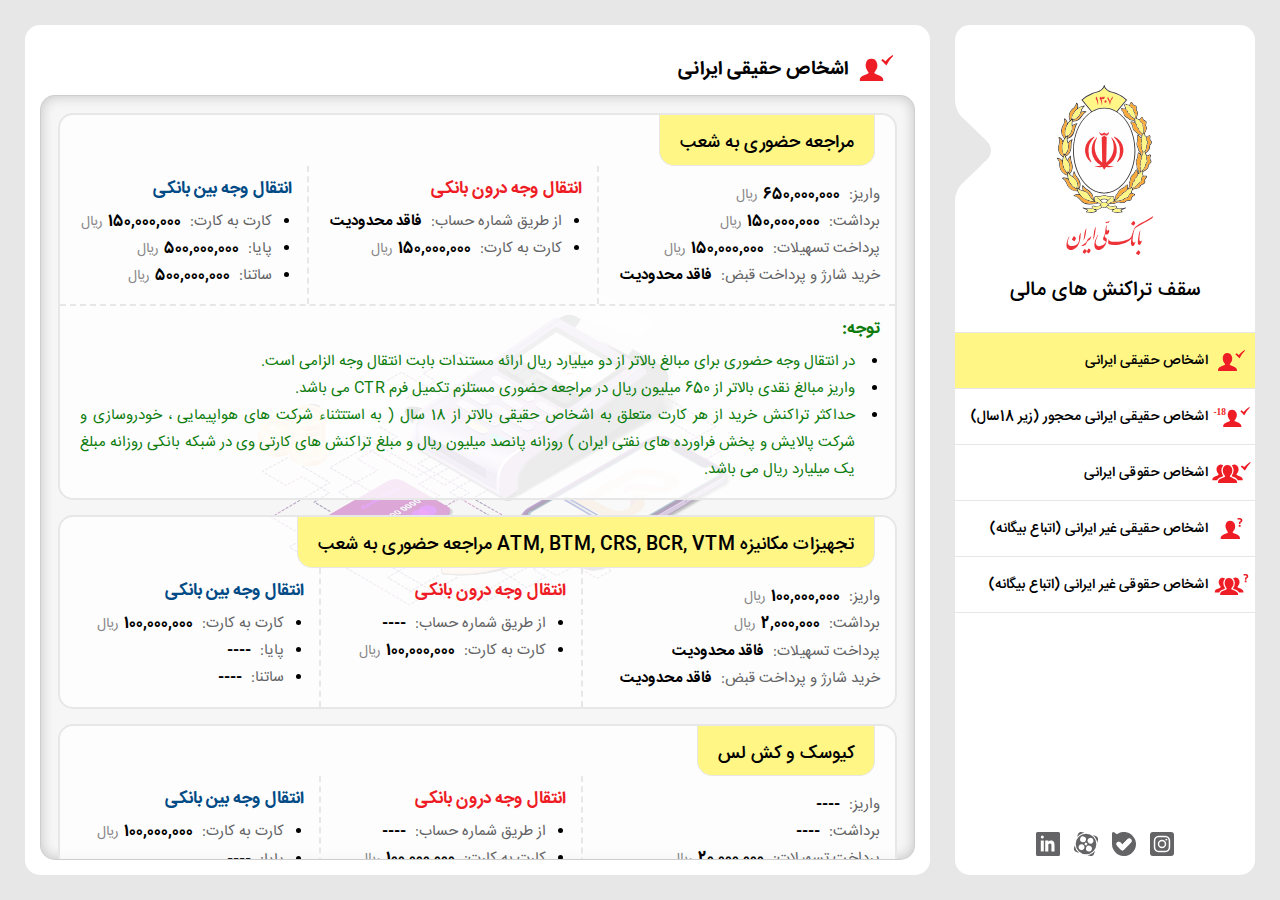
<file: index.html>
<!DOCTYPE html>
<html lang="en">

<head>
    <meta charset="UTF-8" />
    <meta http-equiv="X-UA-Compatible" content="IE=edge" />
    <meta name="viewport" content="width=device-width, initial-scale=1.0" />
    <!-- Custome Meta Tags -->

    <!-- To other meta we can use www.ogp.me website -->
    <meta property="og:title" content="سقف تراکنش های مالی" />
    <meta property="og:description"
        content="بانک ملی , سقف تراکنش بانک ملی , سقف تراکنش بانکی , سقف تراکنش , سقف روزانه انتقال وجه , محدودیت‌های تراکنش‌های بانکی , سقف تراکنش ها , سقف ریالی تراکنش‌های متصل به کارت‌های بانکی , سقف تراکنش واریز به کارت , سقف مبالغ قابل انتقال در درگاه های الکترونیکی" />
    <meta property="og:type" content="website" />
    <meta property="og:image"
        content="https://bmi.ir/fa/uploadedfiles/archivefiles/2022_01_05/screenshot__d551d47fa6.png" />
    <meta property="og:url" content="https://bmi.ir/landing/transaction" />
    <!-- /Custome Meta Tags -->
    <meta name="description"
        content="بانک ملی , سقف تراکنش بانک ملی , سقف تراکنش بانکی , سقف تراکنش , سقف روزانه انتقال وجه , محدودیت‌های تراکنش‌های بانکی , سقف تراکنش ها , سقف ریالی تراکنش‌های متصل به کارت‌های بانکی , سقف تراکنش واریز به کارت , سقف مبالغ قابل انتقال در درگاه های الکترونیکی" />
    <title>سقف تراکنش های مالی</title>

    <!-- Favicon -->
    <link rel="apple-touch-icon" sizes="57x57" href="images/favicon/apple-icon-72x72.png">
    <link rel="apple-touch-icon" sizes="76x76" href="images/favicon/apple-icon-76x76.png">
    <link rel="apple-touch-icon" sizes="114x114" href="images/favicon/apple-icon-114x114.png">
    <link rel="apple-touch-icon" sizes="120x120" href="images/favicon/apple-icon-120x120.png">
    <link rel="apple-touch-icon" sizes="144x144" href="images/favicon/apple-icon-144x144.png">
    <link rel="apple-touch-icon" sizes="152x152" href="images/favicon/apple-icon-152x152.png">
    <link rel="apple-touch-icon" sizes="180x180" href="images/favicon/apple-icon-180x180.png">
    <link rel="icon" type="image/png" sizes="192x192" href="images/favicon/android-icon-192x192.png">
    <link rel="icon" type="image/png" sizes="32x32" href="images/favicon/favicon-32x32.png">
    <link rel="icon" type="image/png" sizes="96x96" href="images/favicon/favicon-96x96.png">
    <link rel="icon" type="image/png" sizes="16x16" href="images/favicon/favicon-16x16.png">
    <link rel="manifest" href="images/favicon/manifest.json">
    <meta name="msapplication-TileColor" content="transparent">
    <meta name="msapplication-TileImage" content="images/favicon/ms-icon-144x144.png">
    <meta name="theme-color" content="#ffffff">

    <!-- styles -->
    <link rel=" stylesheet" href="css/normalize.css" />
    <link rel="stylesheet" href="css/IranSansFont.css" />
    <link rel="stylesheet" href="css/styles.css" />
    <link rel="stylesheet" href="https://cdnjs.cloudflare.com/ajax/libs/animate.css/4.1.1/animate.min.css" />

</head>

<body>

    <div class="grid grid--1x2">
        <!-- Sidebar Section -->
        <section class="sidebar">
            <header class="header">
                <a href="#" onclick="toggler_click()" class="header__toggler">
                    <svg class="icon icon--small icon--black">
                        <use xlink:href=" images/sprite.svg#menu"></use>
                    </svg>
                </a>
                <a class="header__brand" href="https://www.bmi.ir/">
                    <img src="images/bmiLogo.svg" alt="لوگو بانک ملی ایران" />
                </a>
                <h1 class="header__title">سقف تراکنش های مالی</h1>
            </header>
            <nav id="nav" class="nav">
                <ul class="list nav__list">
                    <li class="nav__item nav--active" item_id="1"><a class="nav__link" href="#"><svg
                                class="icon icon--black nav__icon">
                                <use xlink:href="images/sprite.svg#IranUser"></use>
                            </svg><span>اشخاص حقیقی ایرانی</span> </a></li>
                    <li class="nav__item" item_id="2"><a class="nav__link" href="#">
                            <svg class="icon icon--black nav__icon">
                                <use xlink:href="images/sprite.svg#IranUser18"></use>
                            </svg>
                            <span>اشخاص حقیقی ایرانی محجور (زیر 18سال)</span></a></li>
                    <li class="nav__item" item_id="3"><a class="nav__link" href="#"><svg
                                class="icon icon--black nav__icon">
                                <use xlink:href="images/sprite.svg#IranCompany"></use>
                            </svg><span>اشخاص حقوقی ایرانی</span></a></li>
                    <li class="nav__item" item_id="4"><a class="nav__link" href="#"><svg
                                class="icon icon--black nav__icon">
                                <use xlink:href="images/sprite.svg#ForeignUser"></use>
                            </svg><span>اشخاص حقیقی غیر ایرانی (اتباع
                                بیگانه)</span></a></li>
                    <li class="nav__item" item_id="5"><a class="nav__link" href="#"><svg
                                class="icon icon--black nav__icon">
                                <use xlink:href="images/sprite.svg#ForeignCompany"></use>
                            </svg><span>اشخاص حقوقی غیر ایرانی (اتباع
                                بیگانه)</span></a>
                    </li>
                </ul>
            </nav>
            <div id="social" class="social">
                <ul class="list social__list">
                    <li class="social__item"><a class="social__link" href="https://www.instagram.com/bankmelli.1307/"
                            target="_blank">
                            <svg class="icon icon--smallest icon--black">
                                <use xlink:href="images/sprite.svg#instagram"></use>
                            </svg></a>
                    </li>
                    <li class="social__item"><a class="social__link" href="https://ble.ir/bankmelli1307"
                            target="_blank">
                            <svg class="icon icon--smallest icon--black">
                                <use xlink:href="images/sprite.svg#bale"></use>
                            </svg></a>
                    </li>
                    <li class="social__item"><a class="social__link" href="https://www.aparat.com/BankMelli1307"
                            target="_blank">
                            <svg class="icon icon--smallest icon--black">
                                <use xlink:href="images/sprite.svg#aparat"></use>
                            </svg></a>
                    </li>
                    <li class="social__item"><a class="social__link"
                            href="https://www.linkedin.com/company/bankmelli1307" target="_blank">
                            <svg class="icon icon--smallest icon--black">
                                <use xlink:href="images/sprite.svg#linkedin"></use>
                            </svg></a>
                    </li>
                </ul>
            </div>
        </section>

        <!-- Main Section -->
        <main class="main">
            <div class="page" id="page">
                <!-- Main Place Holder -->
            </div>
        </main>

        <!-- Tab Section -->
        <section class="tab">
            <ul class="list tab__list">
                <li class="tab__item tab--active" item_id="11"><a href="#" class="tab__link">
                        <svg class="icon icon--black tab__icon">
                            <use xlink:href="images/sprite.svg#IranUser"></use>
                        </svg></a>
                </li>
                <li class="tab__item" item_id="22"><a href="#" class="tab__link">
                        <svg class="icon icon--black tab__icon">
                            <use xlink:href="images/sprite.svg#IranUser18"></use>
                        </svg></a>
                    </a>
                </li>
                <li class="tab__item" item_id="33"><a href="#" class="tab__link">
                        <svg class="icon icon--black tab__icon">
                            <use xlink:href="images/sprite.svg#IranCompany"></use>
                        </svg></a>
                    </a>
                </li>
                <li class="tab__item" item_id="44"><a href="#" class="tab__link">
                        <svg class="icon icon--black tab__icon">
                            <use xlink:href="images/sprite.svg#ForeignUser"></use>
                        </svg></a>
                    </a>
                </li>
                <li class="tab__item" item_id="55"><a href="#" class="tab__link">
                        <svg class="icon icon--black tab__icon">
                            <use xlink:href="images/sprite.svg#ForeignCompany"></use>
                        </svg></a>
                    </a>
                </li>
            </ul>
        </section>
    </div>

    <script src="https://code.jquery.com/jquery-1.12.4.min.js"></script>
    <script src="js/data.js"></script>
    <script src="js/app.js"></script>

</body>

</html>
</file>
<file: css/IranSansFont.css>
﻿/*Iran Sans Font*/
@font-face {
  font-family: IRANSans;
  font-style: normal;
  font-weight: bold;
  src: url('../fonts/IranSans/eot/IRANSansWeb(FaNum)_Bold.eot');
  src: url('../fonts/IranSans/eot/IRANSansWeb(FaNum)_Bold.eot?#iefix')
      format('embedded-opentype'),
    /* IE6-8 */ url('../fonts/IranSans/woff2/IRANSansWeb(FaNum)_Bold.woff2')
      format('woff2'),
    /* FF39+,Chrome36+, Opera24+*/
      url('../fonts/IranSans/woff/IRANSansWeb(FaNum)_Bold.woff') format('woff'),
    /* FF3.6+, IE9, Chrome6+, Saf5.1+*/
      url('../fonts/IranSans/ttf/IRANSansWeb(FaNum)_Bold.ttf')
      format('truetype');
  font-display: swap;
}

@font-face {
  font-family: IRANSans;
  font-style: normal;
  font-weight: 500;
  src: url('../fonts/IranSans/eot/IRANSansWeb(FaNum)_Medium.eot');
  src: url('../fonts/IranSans/eot/IRANSansWeb(FaNum)_Medium.eot?#iefix')
      format('embedded-opentype'),
    /* IE6-8 */ url('../fonts/IranSans/woff2/IRANSansWeb(FaNum)_Medium.woff2')
      format('woff2'),
    /* FF39+,Chrome36+, Opera24+*/
      url('../fonts/IranSans/woff/IRANSansWeb(FaNum)_Medium.woff')
      format('woff'),
    /* FF3.6+, IE9, Chrome6+, Saf5.1+*/
      url('../fonts/IranSans/ttf/IRANSansWeb(FaNum)_Medium.ttf')
      format('truetype');
  font-display: swap;
}

@font-face {
  font-family: IRANSans;
  font-style: normal;
  font-weight: 300;
  src: url('../fonts/IranSans/eot/IRANSansWeb(FaNum)_Light.eot');
  src: url('../fonts/IranSans/eot/IRANSansWeb(FaNum)_Light.eot?#iefix')
      format('embedded-opentype'),
    /* IE6-8 */ url('../fonts/IranSans/woff2/IRANSansWeb(FaNum)_Light.woff2')
      format('woff2'),
    /* FF39+,Chrome36+, Opera24+*/
      url('../fonts/IranSans/woff/IRANSansWeb(FaNum)_Light.woff') format('woff'),
    /* FF3.6+, IE9, Chrome6+, Saf5.1+*/
      url('../fonts/IranSans/ttf/IRANSansWeb(FaNum)_Light.ttf')
      format('truetype');
  font-display: swap;
}

@font-face {
  font-family: IRANSans;
  font-style: normal;
  font-weight: 200;
  src: url('../fonts/IranSans/eot/IRANSansWeb(FaNum)_UltraLight.eot');
  src: url('../fonts/IranSans/eot/IRANSansWeb(FaNum)_UltraLight.eot?#iefix')
      format('embedded-opentype'),
    /* IE6-8 */
      url('../fonts/IranSans/woff2/IRANSansWeb(FaNum)_UltraLight.woff2')
      format('woff2'),
    /* FF39+,Chrome36+, Opera24+*/
      url('../fonts/IranSans/woff/IRANSansWeb(FaNum)_UltraLight.woff')
      format('woff'),
    /* FF3.6+, IE9, Chrome6+, Saf5.1+*/
      url('../fonts/IranSans/ttf/IRANSansWeb(FaNum)_UltraLight.ttf')
      format('truetype');
  font-display: swap;
}

@font-face {
  font-family: IRANSans;
  font-style: normal;
  font-weight: normal;
  src: url('../fonts/IranSans/eot/IRANSansWeb(FaNum).eot');
  src: url('../fonts/IranSans/eot/IRANSansWeb(FaNum).eot?#iefix')
      format('embedded-opentype'),
    /* IE6-8 */ url('../fonts/IranSans/woff2/IRANSansWeb(FaNum).woff2')
      format('woff2'),
    /* FF39+,Chrome36+, Opera24+*/
      url('../fonts/IranSans/woff/IRANSansWeb(FaNum).woff') format('woff'),
    /* FF3.6+, IE9, Chrome6+, Saf5.1+*/
      url('../fonts/IranSans/ttf/IRANSansWeb(FaNum).ttf') format('truetype');
  font-display: swap;
}
</file>
<file: css/styles.css>
/********************** colors palette with sodu class selector *********************/
:root {
  --color-primary: #fff685;
  --color-secondary: #ee1c25;
  --color-dark: #646466;
  --color-white: #fff;
  --color-body: #e7e7e8;
  --color-heading: #000000;
  --color-border: #e7e7e8;
  --color-text-black: #000;
  --color-text-green: #0e7c0e;
  --color-text-gray: #646466;
  --color-text-gold: #d2ac67;
  --color-text-red: #d2ac67;
  --color-text-navyBlue: #004a85;
  --border-radius: 15px;
}

*,
*::after,
*::before {
  box-sizing: border-box;
}

/****************************** Section Typography **********************************/
::selection {
  background: var(--color-secondary);
  color: #fff;
}
html {
  /* 62.5% -> 62.5 * 16px = 10px */
  /* for relative font-size with browser setting */
  direction: rtl;
  font-size: 62.5%;
}
body {
  background-color: var(--color-body);
  font-family: 'IRANSans', Arial, Helvetica, sans-serif;
  font-size: 1.4rem;
  line-height: 1;
  text-align: right;
}

h1,
h2,
h3 {
  color: var(--color-heading);
  line-height: 1.5;
  margin-bottom: 1rem;
}
h1 {
  font-size: 1.6rem;
  font-weight: 500;
}
h2 {
  font-size: 1.6rem;
}
h3 {
  font-size: 1.6rem;
  font-weight: 500;
}
h4 {
  font-size: 1.5rem;
  font-weight: bold;
}
p {
  margin-top: 0;
}
a {
  text-decoration: none;
}
ul {
  padding: 0;
}
@media screen and (min-width: 1024px) {
  body {
    font-size: 1.5rem;
  }
  h1 {
    font-size: 2rem;
  }
  h2 {
    font-size: 1.9rem;
  }
  h3 {
    font-size: 1.8rem;
  }
  h4 {
    font-size: 1.7rem;
  }
  h1,
  h2,
  h3 {
    color: var(--color-heading);
    line-height: 1.1;
    margin-bottom: 1rem;
  }
}

/************************************** lists *******************************/
.list {
  list-style: none;
  padding: 0;
  margin: 0;
}
.list--inline .list__item {
  display: inline-block;
  margin-right: 2rem;
}
.list--tick {
  /* list-style-image: url(../images/tick.svg); */
  list-style-type: disc;
}
.list--tick .list__item {
  margin-right: 2rem;
}
@media screen and (min-width: 1024px) {
  .list--tick .list__item {
    padding-left: 0;
  }
}

/*************************************** Icons **********************************/
.icon {
  height: 60px;
  width: 60px;
}
.icon--small {
  height: 24px;
  width: 24px;
}
.icon--smallest {
  height: 24px;
  width: 24px;
}
.icon--large {
  height: 26px;
  width: 47px;
}
.icon--primary {
  fill: var(--color-primary);
}
.icon--secondary {
  fill: var(--color-secondary);
}
.icon--black {
  fill: var(--color-dark);
}
@media screen and (min-width: 1024px) {
  .icon--large {
    height: 26px;
    width: 47px;
  }
}

/*********************************** Header *************************************/
.header {
  align-items: center;
  display: flex;
  padding: 1rem 1.3rem 1rem 2rem;
}
.header__brand {
  height: 70px;
  line-height: 1;
  margin-right: 1rem;
  transition: height 0.3s;
}
.header__brand > img {
  height: 100%;
}
.header__title {
  flex: 1 1 auto;
  text-align: left;
}
.header__toggler {
  cursor: pointer;
  opacity: 1;
  transition: box-shadow 0.15s;
  padding: 5px;
}
.nav.nav--expanded .header__toggler {
  border-radius: 5px;
  box-shadow: 0 0 0 3px #666;
  opacity: 1;
}
@media screen and (min-width: 1024px) {
  .header {
    flex-direction: column;
    padding: 6rem 0 2rem;
  }
  .header__toggler {
    display: none;
  }
  .header__brand {
    height: 17rem;
    margin-right: 0;
  }
  .header__title {
    margin-top: 2.5rem;
  }
}

/*********************************** Navogation Bar *******************************/
.nav {
  flex-grow: 1;
}
.nav__list {
  border-top: 1px solid var(--color-border);
  margin: 0;
  max-height: 0;
  opacity: 0;
  overflow: hidden;
  transition: all 0.3s;
  width: 100%;
}
.nav--expanded .nav__list {
  max-height: 100vh;
  opacity: 1;
}
.nav__item {
  border-bottom: 1px solid var(--color-border);
  font-size: 1.3rem;
  padding: 1rem 0;
  cursor: pointer;
}
.nav__item:hover {
  background: #fff7855d;
}
.nav__item > a {
  color: var(--color-text-black);
  transition: color 0.3s;
}
.nav__item > a:hover {
  color: var(--color-dark);
}
.nav__item.nav--active {
  background-color: var(--color-primary);
}
.nav__link {
  align-items: center;
  display: flex;
  justify-content: start;
}
.nav__icon {
  height: 19px;
}
@media screen and (min-width: 1024px) {
  .nav__list {
    max-height: 100%;
    opacity: 1;
    width: auto;
  }
  .nav__item {
    font-size: 1.4rem;
    padding: 1.7rem 0;
    font-weight: 500;
  }
  .nav__icon {
    height: 21px;
    width: 47px;
  }
}

/******************************** Social Media ***************************/
.social {
  padding: 0;
}
.social__list {
  display: flex;
  justify-content: center;
  margin: 0;
  max-height: 0;
  opacity: 0;
  overflow: hidden;
  transition: all 0.3s;
  width: 100%;
}
.social--expanded .social__list {
  max-height: 100vh;
  opacity: 1;
  padding: 15px;
}
.social__item {
  line-height: 1;
  margin: 0 7px;
}
.social__link {
  line-height: 1;
}
@media screen and (min-width: 1024px) {
  .social {
    padding: 15px 0;
  }
  .social__list {
    max-height: 100%;
    opacity: 1;
    width: auto;
  }
}

/*********************************** Sidebar *****************************/
.sidebar {
  background-color: var(--color-white);
  border-radius: var(--border-radius);
  display: flex;
  flex-direction: column;
  position: relative;
}
.sidebar::after {
  background: url(../images/flag.svg);
  background-size: cover;
  content: '';
  height: 44px;
  left: -1px;
  position: absolute;
  top: 23px;
  width: 15px;
}
@media screen and (min-width: 1024px) {
  .sidebar::after {
    height: 110px;
    left: -2px;
    top: 66px;
    width: 38px;
  }
}

/*********************************** main *****************************/
.main {
  background-color: var(--color-white);
  border-radius: var(--border-radius);
  min-height: 100px;
  margin-bottom: 52px;
  padding: 10px;
}
@media screen and (min-width: 1024px) {
  .main {
    margin-bottom: 0;
    padding: 15px;
  }
}

/*********************************** Cards *****************************/
.card {
  border-bottom: 2px dashed var(--color-border);
  padding: 1.5rem 2.2rem 1.5rem 1.5rem;
}
.card:last-child {
  border-bottom: none;
  border-left: none;
}
.card__title {
  margin: 0 0 1rem;
}
.card__list {
  display: flex;
  flex-direction: column;
  line-height: 1.5;
}
.card__item {
  display: inline list-item;
}
.card__label {
  color: var(--color-text-gray);
}
.card__value {
  font-weight: bold;
  margin: 0 5px;
  line-height: 1.8;
}
.card__currency {
  margin-right: 5px;
  font-size: 1.4rem;
  color: #888;
  font-weight: normal;
}
.card--red .card__title {
  color: var(--color-secondary);
}
.card--blue .card__title {
  color: var(--color-text-navyBlue);
}
.card--green .card__title {
  color: var(--color-text-green);
}
.card--help {
  border-top: 2px dashed var(--color-border);
}
.card--help .card__value {
  font-weight: normal;
  color: var(--color-text-green);
  text-align: justify;
  margin-bottom: 1rem;
}
@media screen and (min-width: 768px) {
  .card {
    border-bottom: 2px dashed var(--color-border);
  }
}
@media screen and (min-width: 1024px) {
  .card {
    border-left: 2px dashed var(--color-border);
    flex-grow: 1;
    padding: 1.5rem;
  }
  .card--help {
    border-left: none;
    border-top: 2px dashed var(--color-border);
  }
  .card--help .card__value {
    margin-bottom: 0;
  }
}
@media screen and (min-width: 1200px) {
  .card {
    border-bottom: none;
  }
}

/*********************************** Plans ******************************/
.plan {
  border: 2px solid var(--color-border);
  border-radius: var(--border-radius);
  overflow: hidden;
  margin-bottom: 10px;
  background: var(--color-white);
}
.plan:last-child {
  margin-bottom: 0;
}
.plan__header {
  background-color: var(--color-primary);
  border-radius: 0 0 var(--border-radius) var(--border-radius);
  border: 1px solid var(--color-border);
  border-top: none;
  margin-right: 2rem;
  padding: 0.1rem 2rem;
  width: fit-content;
}
.plan__title {
}
.plan__body {
  display: flex;
  flex-direction: column;
}

@media screen and (min-width: 1024px) {
  .plan {
    margin-bottom: 15px;
    background: #ffffffc4;
    transition: 0.2s;
    position: relative;
  }
  .plan:hover {
    background: var(--color-white);
    box-shadow: 0 0 15px rgba(0, 0, 0, 0.1);
  }
  .plan:last-child {
    margin-bottom: 0;
  }
  .plan__header {
    padding: 0.1rem 2rem;
  }
  .plan__body {
    flex-direction: row;
    flex-wrap: wrap;
  }
}

/*********************************** Pages *****************************/
.page {
}
.page__header {
  align-items: center;
  border-bottom: 1px solid var(--color-border);
  display: flex;
  margin-bottom: 10px;
  padding: 0;
}
.page__title {
  margin-right: 5px;
  position: relative;
}

@media screen and (min-width: 1024px) {
  .page {
    display: grid;
    grid-template: 55px 1fr / 1fr;
    min-height: 100%;
    max-height: 100%;
  }
  .page__header {
    padding: 0 15px;
    border-bottom: none;
    margin-bottom: 0;
  }
  .page__body {
    background-color: #f6f6f6;
    border: 1px solid #64646645;
    border-radius: 15px;
    box-shadow: 0 0 13px #12121138 inset;
    padding: 17px;
    max-height: 100%;
    min-height: 100%;
    overflow-y: scroll;
    position: relative;
  }
  .page__body::before {
    content: '';
    background: url(../images/background.svg);
    background-size: 37% 40%;
    background-attachment: fixed;
    background-position: 32% center;
    background-repeat: no-repeat;
    position: absolute;
    top: 0;
    bottom: 0;
    left: 0;
    right: 0;
    margin: auto auto;
    opacity: 0.4;
  }
}
/*********************************** footer *****************************/
.tab {
  background-color: var(--color-white);
  border-top: 17px solid var(--color-border);
  bottom: 0;
  left: 0;
  position: fixed;
  right: 0;
  width: 100%;
}
.tab__list {
  display: flex;
  justify-content: space-around;
  align-items: center;
  height: 50px;
}
.tab__item {
  height: 50px;
  display: flex;
  align-items: center;
  justify-content: center;
  position: relative;
  opacity: 0.5;
  flex-grow: 1;
  border-right: 1px solid transparent;
  border-left: 1px solid transparent;
  border-bottom: 2px solid transparent;
  cursor: pointer;
}
.tab__item.tab--active {
  background-color: var(--color-primary);
  opacity: 1;
  transition: 0.1s;
  border-bottom: 5px solid var(--color-heading);
  border-right: 1px solid #d9d9d9;
  border-left: 1px solid #d9d9d9;
}
.tab__item.tab--active::after {
  background: url(../images/flag.svg);
  background-size: cover;
  content: '';
  height: 44px;
  left: 0;
  position: absolute;
  top: -16px;
  width: 15px;
  transform: rotate(90deg);
  right: 0;
  margin: auto;
}
.tab__item.tab--active .tab__link {
  margin-top: 12px;
}
.tab__link {
  display: flex;
  transition: 0.2s;
}
.tab__link svg {
  height: 20px;
}
@media screen and (min-width: 1024px) {
  .tab {
    display: none;
  }
}

/*********************************** Grids *******************************/
.grid {
  display: grid;
  grid-gap: 15px;
  height: auto;
  padding: 15px;
  overflow-x: hidden;
}

@media screen and (min-width: 1024px) {
  .grid {
    grid-gap: 25px;
    height: 100vh;
    padding: 25px;
    overflow-x: hidden;
  }
  .grid--1x2 {
    grid-template: auto / 30rem 1fr;
    /* grid-template-columns: repeat(2, 1fr); */
  }
}

/* set style to page body for firefox */
.page__body {
  scrollbar-width: thin;
  scrollbar-color: var(--color-primary) #e6dbdb87;
  transition: scrollbar-color 0.3s ease-out;
}

/* set style to page body for chrome */
.page__body::-webkit-scrollbar {
  width: 15px;
  border-radius: 100px 0 0 100px;
}
.page__body::-webkit-scrollbar-track {
  background-color: rgb(220 220 220 / 20%);
  border-radius: 100px 0 0 100px;
}
.page__body::-webkit-scrollbar-thumb {
  background-color: var(--color-primary);
  border-radius: 100px 0 0 100px;
  border: 1px solid #64646645;
}
</file>
